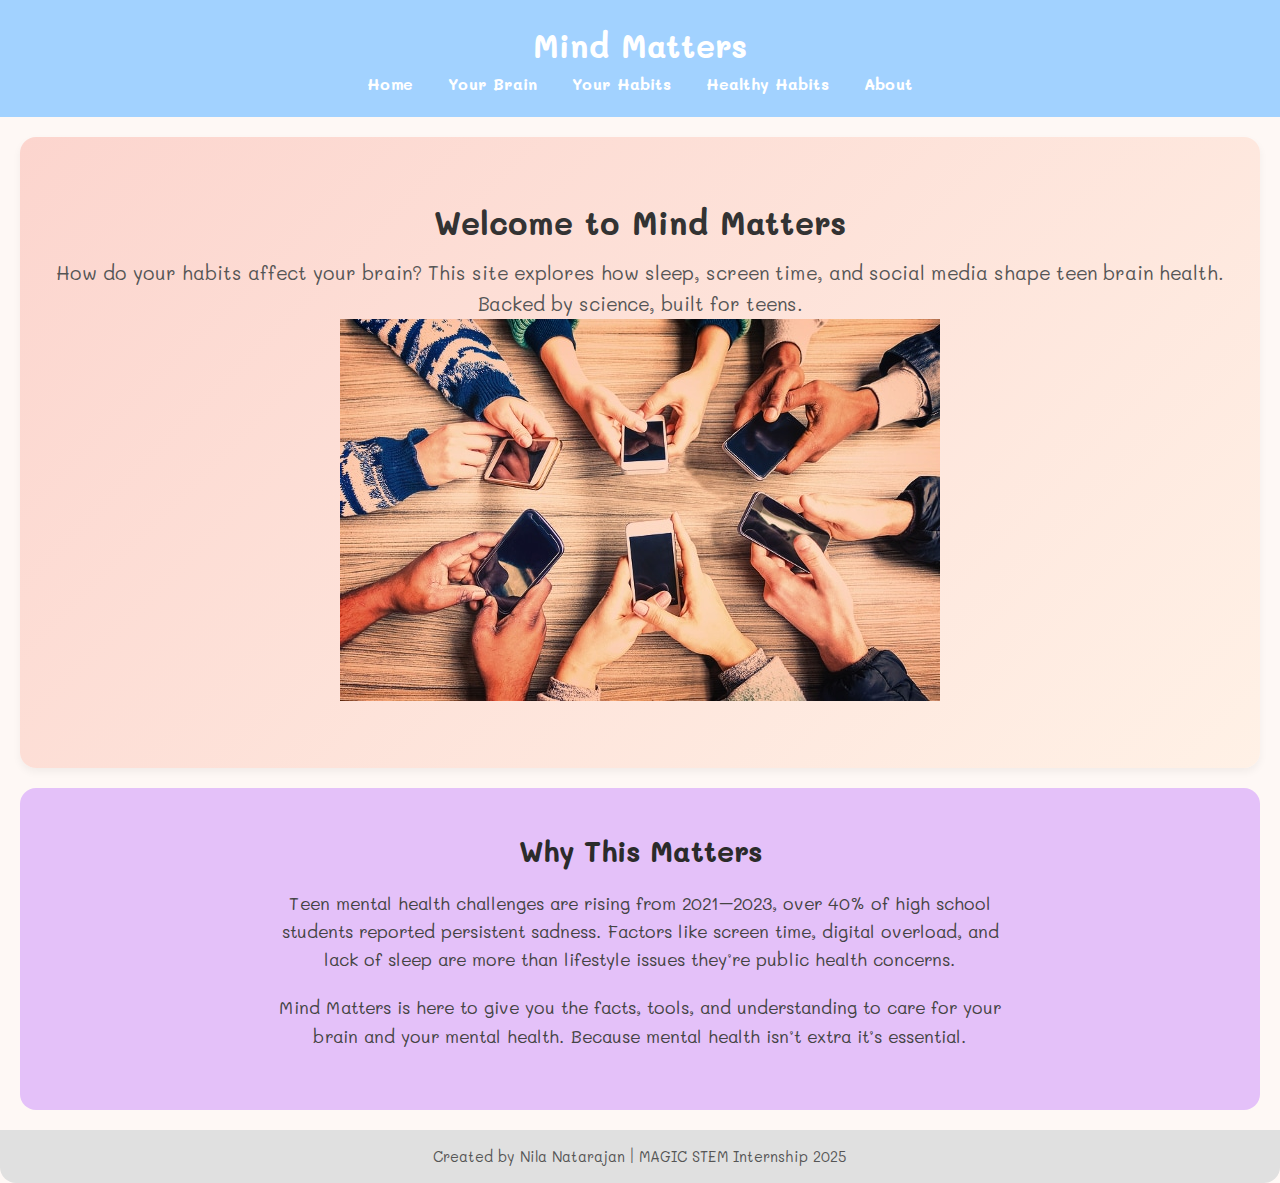
<file: index.html>
<!DOCTYPE html>
<html lang="en">
<head>
  <meta charset="UTF-8" />
  <meta name="viewport" content="width=device-width, initial-scale=1.0" />
  <title>Mind Matters | Home</title>
  <link rel="stylesheet" href="style.css" />
  <link href="https://fonts.googleapis.com/css2?family=Mali:wght@300;400;600&display=swap" rel="stylesheet">
  <style>
    * {
      box-sizing: border-box;
      margin: 0;
      padding: 0;
    }

    body {
      font-family: 'Mali', cursive;
      background-color: #fef8f5;
      color: #333;
      line-height: 1.6;
    }

    header {
      background-color: #a2d2ff;
      color: white;
      padding: 20px;
      text-align: center;
    }

    nav a {
      margin: 0 15px;
      color: white;
      text-decoration: none;
      font-weight: bold;
      transition: color 0.3s ease;
    }

    nav a:hover {
      color: #ffe0f0;
    }

    .hero {
      background: linear-gradient(135deg, #fcd5ce, #fff1e6);
      padding: 60px 20px;
      text-align: center;
      border-radius: 16px;
      margin: 20px;
      box-shadow: 0 4px 8px rgba(0,0,0,0.05);
    }

    .hero h2 {
      color: #333;
      font-size: 2em;
      margin-bottom: 10px;
    }

    .hero p {
      font-size: 1.2em;
      color: #555;
    }

    .section {
      background-color: #ffffff;
      padding: 40px 20px;
      margin: 20px;
      border-radius: 16px;
      box-shadow: 0 4px 12px rgba(0, 0, 0, 0.05);
    }

    .section h2 {
      font-size: 1.8em;
      margin-bottom: 20px;
      color: #2b2b2b;
    }

    .section ul {
      list-style-type: disc;
      padding-left: 40px;
      max-width: 700px;
      margin: 0 auto;
      color: #444;
      font-size: 1.1em;
    }

    .section li {
      margin-bottom: 12px;
    }

    .why-this-matters {
      background-color: #e4c1f9;
      padding: 40px 30px;
      margin: 20px;
      border-radius: 16px;
      text-align: center;
    }

    .why-this-matters h3 {
      font-size: 1.8em;
      margin-bottom: 15px;
      color: #2b2b2b;
    }

    .why-this-matters p {
      max-width: 750px;
      margin: 0 auto 20px;
      font-size: 1.1em;
      color: #444;
      line-height: 1.6;
    }

    footer {
      background-color: #e0e0e0;
      padding: 15px;
      text-align: center;
      font-size: 0.9em;
      color: #555;
      border-radius: 0 0 16px 16px;
    }
  </style>
</head>
<body>
  <header>
    <h1>Mind Matters</h1>
    <nav>
      <a href="index.html">Home</a>
      <a href="your-brain.html">Your Brain</a>
      <a href="habits.html">Your Habits</a>
      <a href="healthyh.html">Healthy Habits</a>
      <a href="about.html">About</a>
    </nav>
  </header>

  <section class="hero">
    <h2>Welcome to Mind Matters</h2>
    <p>How do your habits affect your brain? This site explores how sleep, screen time, and social media shape teen brain health. Backed by science, built for teens.</p>
    <img src="images/teens-on-phones.jpg">
  </section>

  <section class="why-this-matters">
    <h3>Why This Matters</h3>
    <p>Teen mental health challenges are rising from 2021–2023, over 40% of high school students reported persistent sadness. Factors like screen time, digital overload, and lack of sleep are more than lifestyle issues they’re public health concerns.</p>
    <p>Mind Matters is here to give you the facts, tools, and understanding to care for your brain and your mental health. Because mental health isn’t extra it’s essential.</p>
  </section>

  <footer>
    <p>Created by Nila Natarajan | MAGIC STEM Internship 2025</p>
  </footer>
</body>
</html>
</file>
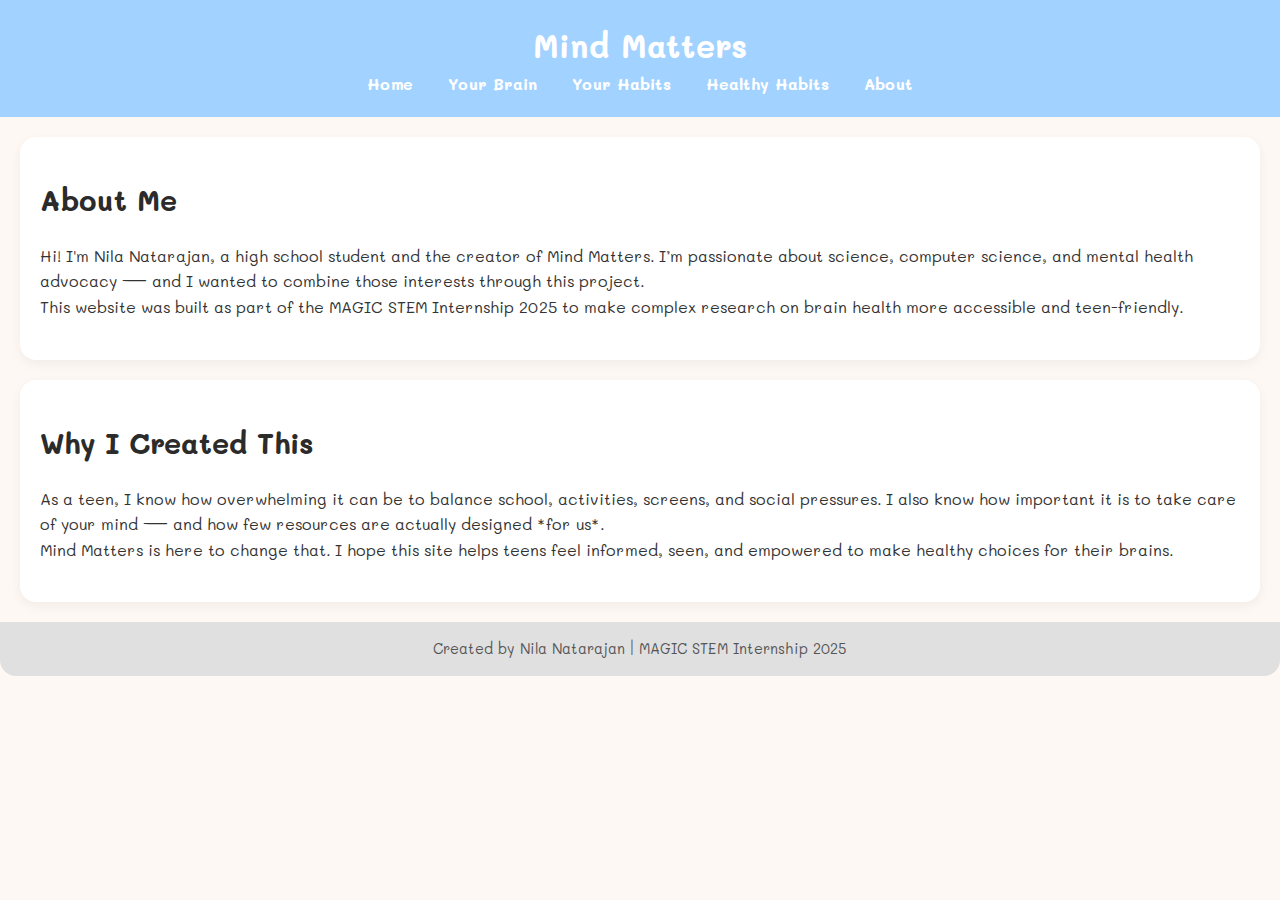
<file: about.html>
<!DOCTYPE html>
<html lang="en">
<head>
  <meta charset="UTF-8">
  <meta name="viewport" content="width=device-width, initial-scale=1.0">
  <title>About | Mind Matters</title>
  <link rel="stylesheet" href="style.css">
  <link href="https://fonts.googleapis.com/css2?family=Mali:wght@300;400;600&display=swap" rel="stylesheet">
</head>
<body>
  <header>
    <h1>Mind Matters</h1>
    <nav>
      <a href="index.html">Home</a>
      <a href="your-brain.html">Your Brain</a>
      <a href="habits.html">Your Habits</a>
      <a href="healthyh.html">Healthy Habits</a>
      <a href="about.html">About</a>
    </nav>
  </header>

  <section class="section">
    <h2>About Me</h2>
    <p>Hi! I'm Nila Natarajan, a high school student and the creator of Mind Matters. I’m passionate about science, computer science, and mental health advocacy — and I wanted to combine those interests through this project.</p>
    <p>This website was built as part of the MAGIC STEM Internship 2025 to make complex research on brain health more accessible and teen-friendly.</p>
  </section>

  <section class="section">
    <h2>Why I Created This</h2>
    <p>As a teen, I know how overwhelming it can be to balance school, activities, screens, and social pressures. I also know how important it is to take care of your mind — and how few resources are actually designed *for us*.</p>
    <p>Mind Matters is here to change that. I hope this site helps teens feel informed, seen, and empowered to make healthy choices for their brains.</p>
  </section>

  <footer>
    <p>Created by Nila Natarajan | MAGIC STEM Internship 2025</p>
  </footer>
</body>
</html>
</file>
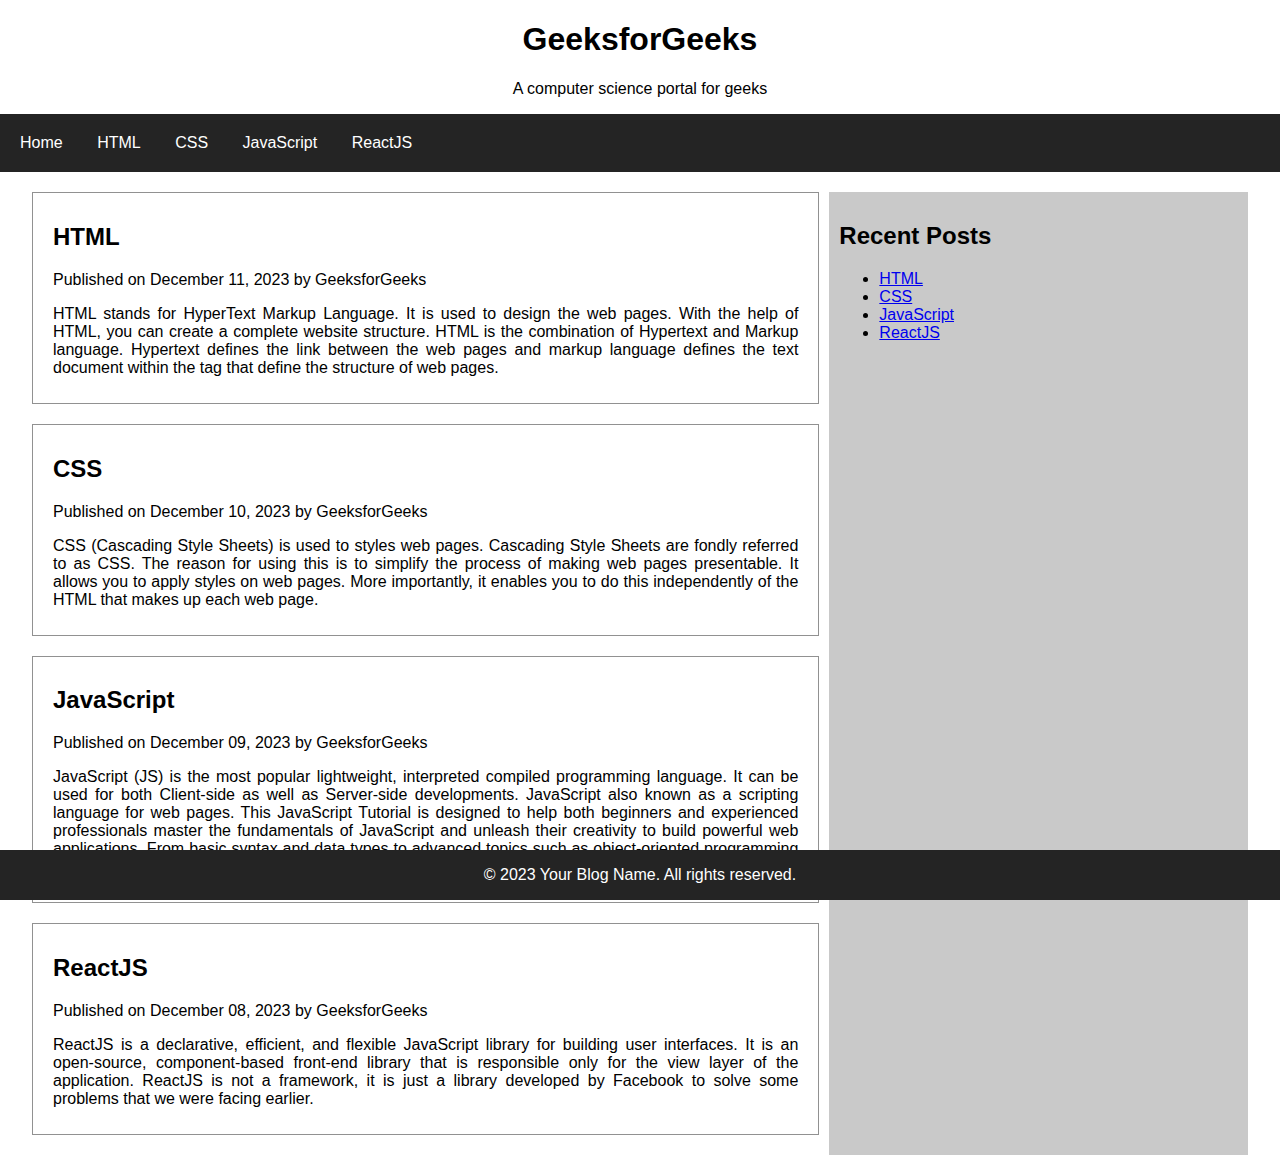
<file: blog.html>
<!DOCTYPE html> 
<html lang="en"> 

<head> 
	<meta charset="UTF-8"> 
	<meta name="viewport" content= 
		"width=device-width, initial-scale=1.0"> 
	<style> 
		body { 
			font-family: Arial, sans-serif; 
			margin: 0; 
			padding: 0; 
		} 

		header { 
			background-color: #ffffff; 
			color: #000000; 
			text-align: center; 
		} 

		nav { 
			background-color: #242424; 
			padding: 10px; 
		} 

		nav a { 
			color: #fff; 
			text-decoration: none; 
			padding: 10px; 
			margin-right: 10px; 
			display: inline-block; 
		} 

		.container { 
			display: flex; 
			justify-content: space-between; 
			max-width: 95%; 
			margin: 0 auto; 
			padding: 20px; 
		} 

		article p { 
			text-align: justify; 
		} 

		main { 
			flex: 2; 
		} 

		article { 
			margin-bottom: 20px; 
			padding: 10px 20px; 
			border: 1px solid rgb(145, 145, 145); 
			margin-right: 10px; 
		} 

		aside { 
			flex: 1; 
			background-color: #c9c9c9; 
			padding: 10px; 
		} 

		footer { 
			background-color: #242424; 
			color: #fff; 
			text-align: center; 
			position: fixed; 
			bottom: 0; 
			width: 100%; 
		} 
	</style> 
	<title>Blogging Website Layout</title> 
</head> 

<body> 
	<header> 
		<h1>GeeksforGeeks</h1> 
		<p>A computer science portal for geeks</p> 
	</header> 

	<nav> 
		<a href="#">Home</a> 
		<a href="#">HTML</a> 
		<a href="#">CSS</a> 
		<a href="#">JavaScript</a> 
		<a href="#">ReactJS</a> 
	</nav> 

	<div class="container"> 
		<main> 
			<article> 
				<h2>HTML</h2> 
				<p class="post-meta"> 
					Published on December 11, 2023 by GeeksforGeeks 
				</p> 
				<p> 
					HTML stands for HyperText Markup Language. It is 
					used to design the web pages. With the help of HTML, 
					you can create a complete website structure. HTML 
					is the combination of Hypertext and Markup language. 
					Hypertext defines the link between the web pages 
					and markup language defines the text document within 
					the tag that define the structure of web pages. 
				</p> 
			</article> 

			<article> 
				<h2>CSS</h2> 
				<p class="post-meta"> 
					Published on December 10, 2023 by GeeksforGeeks 
				</p> 
				<p> 
					CSS (Cascading Style Sheets) is used to styles web 
					pages. Cascading Style Sheets are fondly referred 
					to as CSS. The reason for using this is to simplify 
					the process of making web pages presentable. It allows 
					you to apply styles on web pages. More importantly, 
					it enables you to do this independently of the HTML 
					that makes up each web page. 
				</p> 
			</article> 

			<article> 
				<h2>JavaScript</h2> 
				<p class="post-meta"> 
					Published on December 09, 2023 by GeeksforGeeks 
				</p> 
				<p> 
					JavaScript (JS) is the most popular lightweight, 
					interpreted compiled programming language. It can 
					be used for both Client-side as well as Server-side 
					developments. JavaScript also known as a scripting 
					language for web pages. This JavaScript Tutorial is 
					designed to help both beginners and experienced 
					professionals master the fundamentals of JavaScript 
					and unleash their creativity to build powerful web 
					applications. From basic syntax and data types to 
					advanced topics such as object-oriented programming 
					and DOM manipulation. 
				</p> 
			</article> 

			<article> 
				<h2>ReactJS</h2> 
				<p class="post-meta"> 
					Published on December 08, 2023 by GeeksforGeeks 
				</p> 
				<p> 
					ReactJS is a declarative, efficient, and flexible 
					JavaScript library for building user interfaces. 
					It is an open-source, component-based front-end 
					library that is responsible only for the view layer 
					of the application. ReactJS is not a framework, it 
					is just a library developed by Facebook to solve 
					some problems that we were facing earlier. 
				</p> 
			</article> 
		</main> 

		<aside> 
			<h2>Recent Posts</h2> 
			<ul> 
				<li><a href="#">HTML</a></li> 
				<li><a href="#">CSS</a></li> 
				<li><a href="#">JavaScript</a></li> 
				<li><a href="#">ReactJS</a></li> 
			</ul> 
		</aside> 
	</div> 

	<footer> 
		<p>© 2023 Your Blog Name. All rights reserved.</p> 
	</footer> 
</body> 

</html>
</file>
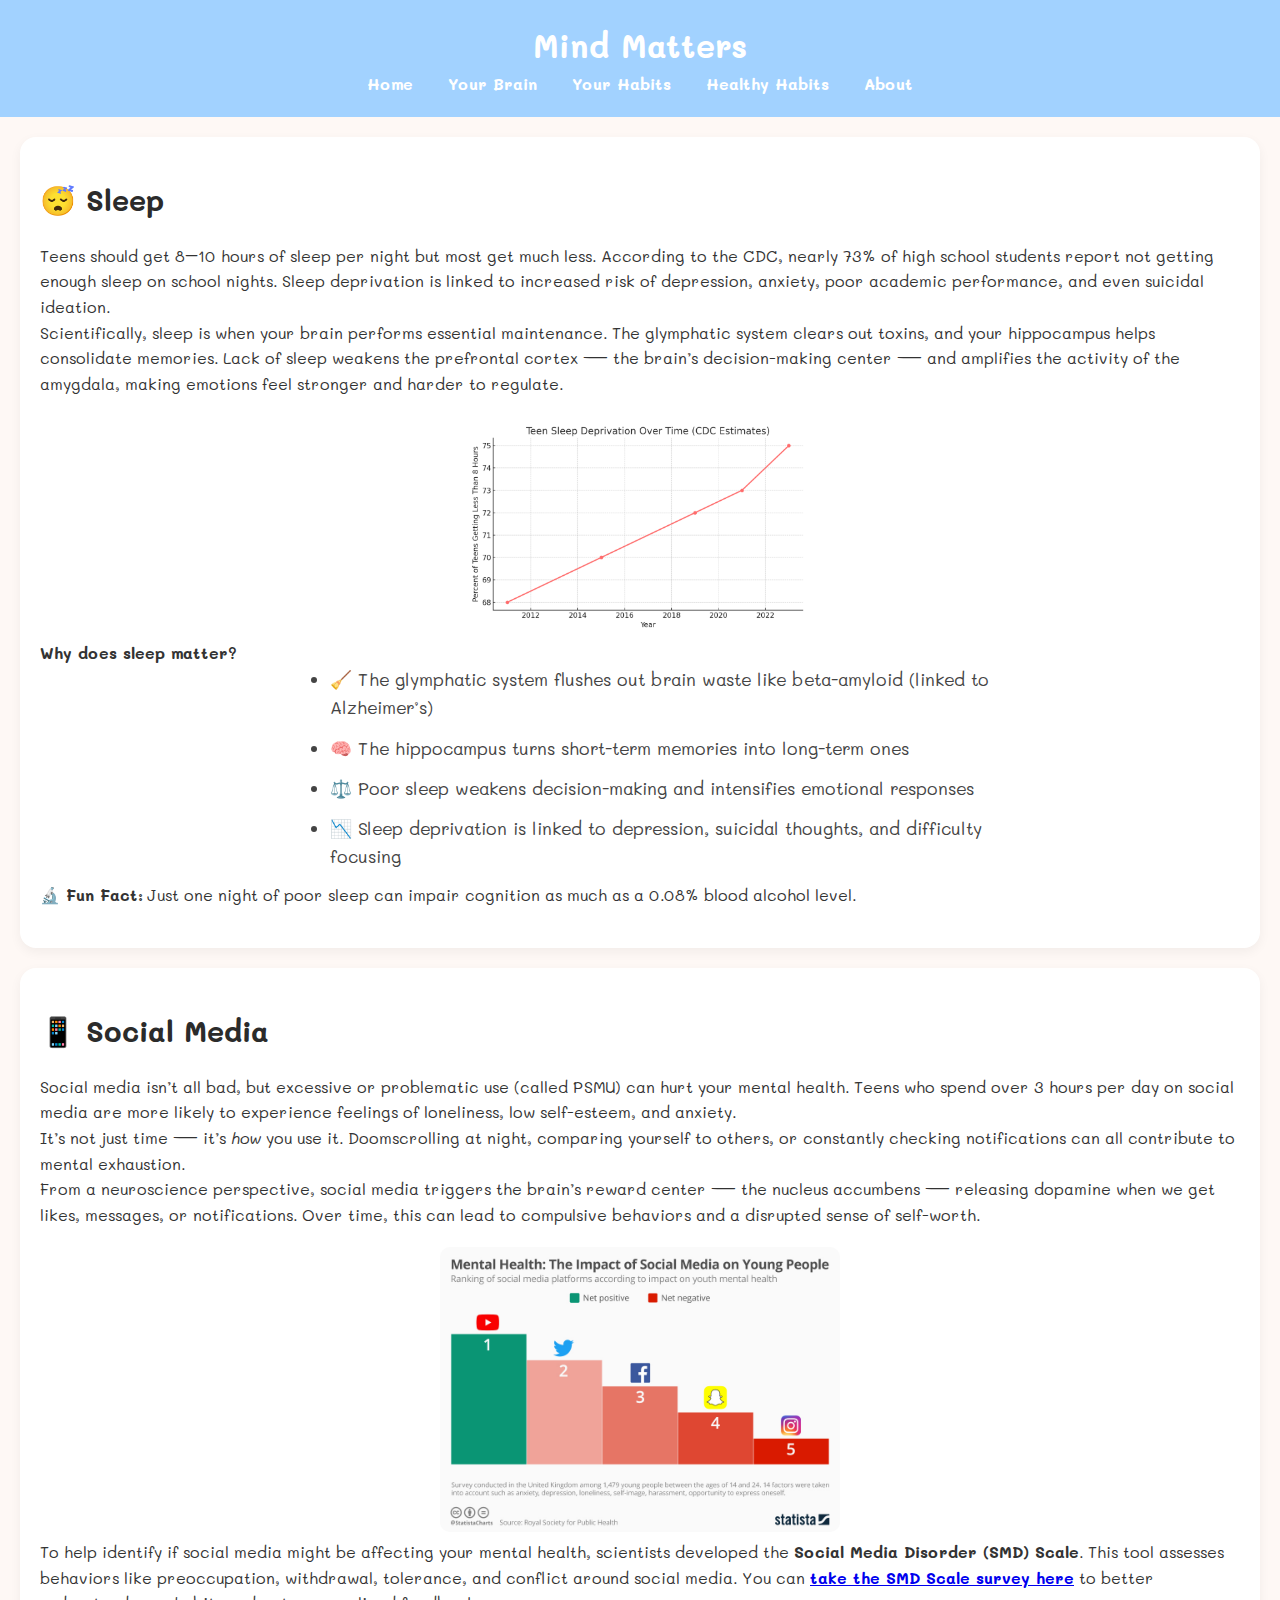
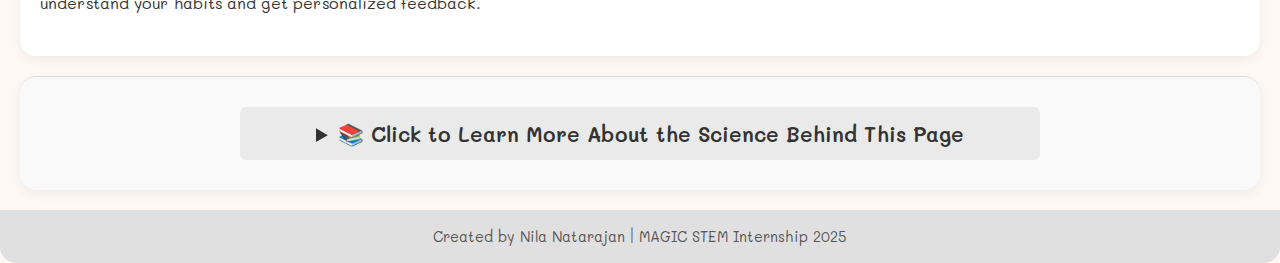
<file: habits.html>
<!DOCTYPE html>
<html lang="en">
<head>
  <meta charset="UTF-8" />
  <meta name="viewport" content="width=device-width, initial-scale=1.0"/>
  <title>Your Habits | Mind Matters</title>
  <link rel="stylesheet" href="style.css" />
  <link href="https://fonts.googleapis.com/css2?family=Mali:wght@300;400;600&display=swap" rel="stylesheet" />
  <style>
    body {
      font-family: 'Mali', sans-serif;
    }

    .modal {
      display: none;
      position: fixed;
      z-index: 100;
      left: 0;
      top: 0;
      width: 100vw;
      height: 100vh;
      overflow: auto;
      background-color: rgba(0, 0, 0, 0.8);
    }

    .modal-content {
      margin: 5% auto;
      background: #fff;
      border-radius: 10px;
      width: 80%;
      max-width: 700px;
      padding: 20px;
      position: relative;
      text-align: center;
    }

    .modal-content img {
      width: 100%;
      height: auto;
      border-radius: 10px;
    }

    .modal-close {
      position: absolute;
      top: 10px;
      right: 15px;
      font-size: 28px;
      font-weight: bold;
      color: #555;
      cursor: pointer;
    }

    .section img {
      cursor: pointer;
      transition: transform 0.3s;
    }

    .section img:hover {
      transform: scale(1.02);
    }
  </style>
</head>
<body>
  <header>
    <h1>Mind Matters</h1>
    <nav>
      <a href="index.html">Home</a>
      <a href="your-brain.html">Your Brain</a>
      <a href="habits.html">Your Habits</a>
      <a href="healthyh.html">Healthy Habits</a>
      <a href="about.html">About</a>
    </nav>
  </header>

  <section class="section">
    <h2>😴 Sleep</h2>
    <p>Teens should get 8–10 hours of sleep per night but most get much less. According to the CDC, nearly 73% of high school students report not getting enough sleep on school nights. Sleep deprivation is linked to increased risk of depression, anxiety, poor academic performance, and even suicidal ideation.</p>
    <p>Scientifically, sleep is when your brain performs essential maintenance. The glymphatic system clears out toxins, and your hippocampus helps consolidate memories. Lack of sleep weakens the prefrontal cortex — the brain’s decision-making center — and amplifies the activity of the amygdala, making emotions feel stronger and harder to regulate.</p>

    <div style="text-align: center;">
      <img src="images/sleep-dep.png" alt="Infographic on sleep deprivation and teen mental health"
        style="width: 60%; max-width: 400px; height: auto; border-radius: 10px; margin-top: 20px;"
        onclick="openModal('sleepModal')" />
    </div>

    <p><strong>Why does sleep matter?</strong></p>
    <ul>
      <li>🧹 The glymphatic system flushes out brain waste like beta-amyloid (linked to Alzheimer’s)</li>
      <li>🧠 The hippocampus turns short-term memories into long-term ones</li>
      <li>⚖️ Poor sleep weakens decision-making and intensifies emotional responses</li>
      <li>📉 Sleep deprivation is linked to depression, suicidal thoughts, and difficulty focusing</li>
    </ul>
    <p><strong>🔬 Fun Fact:</strong> Just one night of poor sleep can impair cognition as much as a 0.08% blood alcohol level.</p>
  </section>

  <section class="section">
    <h2>📱 Social Media</h2>
    <p>Social media isn’t all bad, but excessive or problematic use (called PSMU) can hurt your mental health. Teens who spend over 3 hours per day on social media are more likely to experience feelings of loneliness, low self-esteem, and anxiety.</p>
    <p>It’s not just time — it’s <em>how</em> you use it. Doomscrolling at night, comparing yourself to others, or constantly checking notifications can all contribute to mental exhaustion.</p>
    <p>From a neuroscience perspective, social media triggers the brain’s reward center — the nucleus accumbens — releasing dopamine when we get likes, messages, or notifications. Over time, this can lead to compulsive behaviors and a disrupted sense of self-worth.</p>

    <div style="text-align: center;">
      <img src="images/social-media-brain.jpeg" alt="Illustration of brain activity and social media icons"
        style="width: 60%; max-width: 400px; height: auto; border-radius: 10px; margin-top: 20px;"
        onclick="openModal('socialModal')" />
    </div>

    <p>To help identify if social media might be affecting your mental health, scientists developed the <strong>Social Media Disorder (SMD) Scale</strong>. This tool assesses behaviors like preoccupation, withdrawal, tolerance, and conflict around social media. You can <a href="smd-survey.html"><strong>take the SMD Scale survey here</strong></a> to better understand your habits and get personalized feedback.</p>
  </section>
  <section class="section" style="background: #f9f9f9; padding: 30px 20px; border-top: 1px solid #ddd;">
  <details style="max-width: 800px; margin: 0 auto; font-size: 1em;">
    <summary style="font-size: 1.3em; font-weight: 600; cursor: pointer; padding: 10px; background: #eaeaea; border-radius: 6px; text-align: center;">
      📚 Click to Learn More About the Science Behind This Page
    </summary>
    <div style="padding: 15px; background-color: #fff; border: 1px solid #ddd; border-radius: 0 0 6px 6px; margin-top: -1px;">
      <p style="margin-bottom: 10px;">
        Curious about the science behind sleep, social media, and teen mental health? Here are credible studies and reviews that informed the facts on this page:
      </p>
      <ul style="padding-left: 20px; list-style: square; font-size: 0.95em; line-height: 1.6;">
        <!-- Sleep Studies -->
        <li><a href="https://www.cdc.gov/pcd/issues/2023/22_0403.htm" target="_blank">CDC Study: Sleep Duration and Suicide Risk in Adolescents</a></li>
        <li><a href="https://ijbnpa.biomedcentral.com/articles/10.1186/s12966-020-00976-x" target="_blank">Impact of Sleep on Academic and Mental Health in Teens</a></li>

        <!-- Social Media & Mental Health -->
        <li><a href="https://pubmed.ncbi.nlm.nih.gov/35973307/" target="_blank">Social Media Use and Sleep Disturbance Among Adolescents – PubMed</a></li>
        <li><a href="https://pubmed.ncbi.nlm.nih.gov/33385767/" target="_blank">Systematic Review: Social Media, Sleep, and Mental Health</a></li>
        <li><a href="https://pmc.ncbi.nlm.nih.gov/articles/PMC10294999/" target="_blank">Scoping Review (2012–2022): Social Media and Depression</a></li>
        <li><a href="https://www.cdc.gov/nchs/products/databriefs/db513.htm" target="_blank">CDC Data Brief: Screen Time and Adolescent Anxiety/Depression (2023)</a></li>
        <li><a href="https://www.who.int/europe/news/item/25-09-2024-teens--screens-and-mental-health" target="_blank">WHO Report: Teens, Screens & Mental Health (2024)</a></li>
      </ul>
    </div>
  </details>
  </section>

  <footer>
    <p>Created by Nila Natarajan | MAGIC STEM Internship 2025</p>
  </footer>

  <!-- Sleep Modal -->
  <div id="sleepModal" class="modal">
    <div class="modal-content">
      <span class="modal-close" onclick="closeModal('sleepModal')">&times;</span>
      <img src="images/sleep-dep.png" alt="Sleep infographic full screen" />
      <p><strong>More Info:</strong> Sleep deprivation can weaken brain connectivity, cause increased emotional volatility, and even shrink brain volume over time. In teens, chronic lack of sleep can mimic symptoms of ADHD and impair judgment.</p>
    </div>
  </div>

  <!-- Social Media Modal -->
  <div id="socialModal" class="modal">
    <div class="modal-content">
      <span class="modal-close" onclick="closeModal('socialModal')">&times;</span>
      <img src="images/social-media-brain.jpeg" alt="Social media brain image full screen" />
      <p><strong>More Info:</strong> High screen time is associated with higher activity in brain regions linked to reward and addiction, while reducing gray matter in areas tied to impulse control and empathy. Tech companies design platforms to keep your brain hooked.</p>
    </div>
  </div>

  <script>
    function openModal(id) {
      document.getElementById(id).style.display = "block";
    }

    function closeModal(id) {
      document.getElementById(id).style.display = "none";
    }

    window.onclick = function(event) {
      const modals = document.querySelectorAll(".modal");
      modals.forEach(modal => {
        if (event.target === modal) modal.style.display = "none";
      });
    };
  </script>
</body>
</html>
</file>
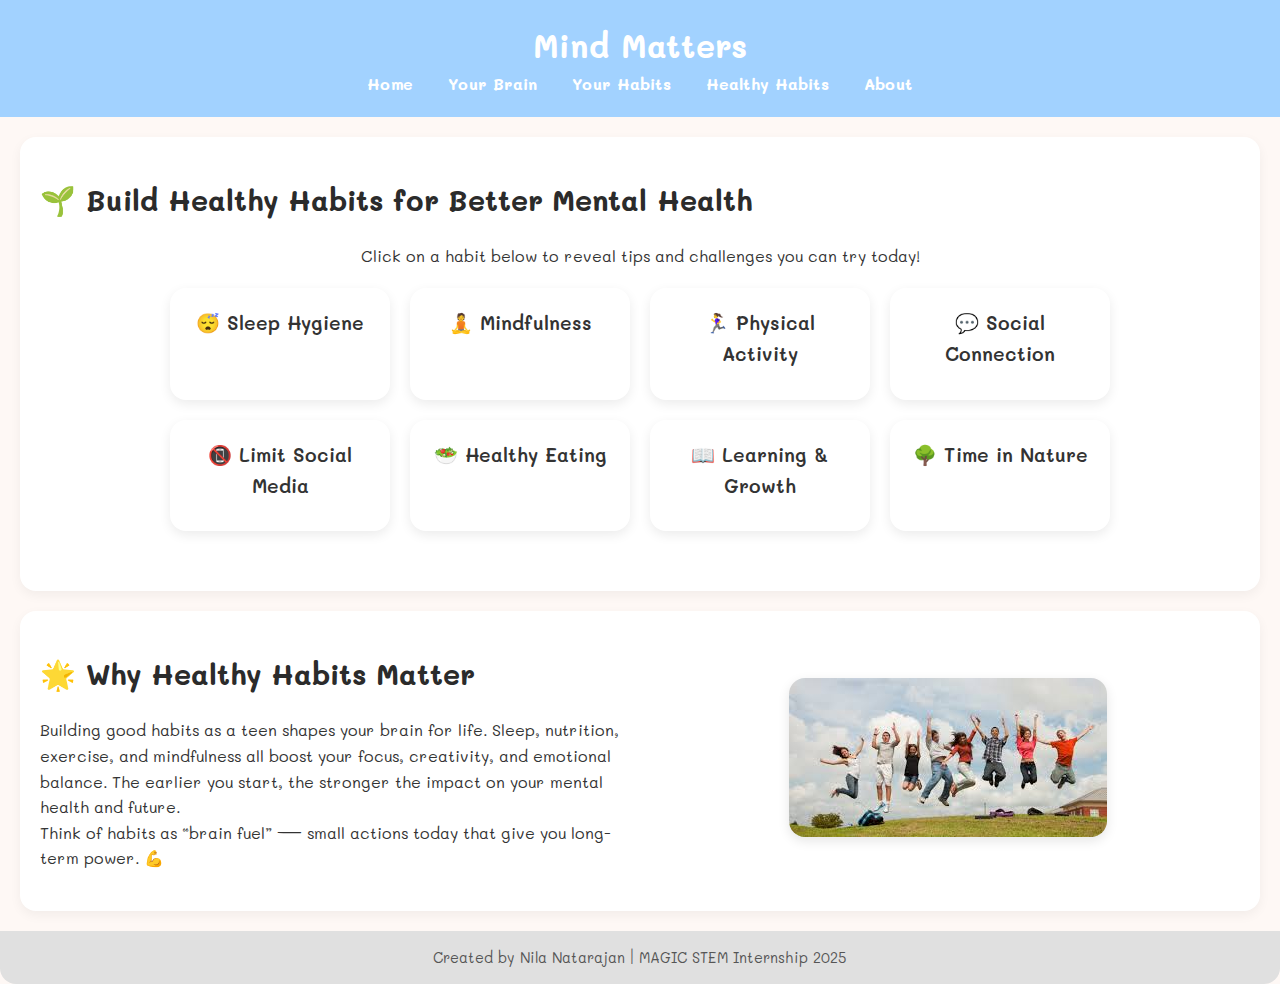
<file: healthyh.html>
<!DOCTYPE html>
<html lang="en">
<head>
  <meta charset="UTF-8" />
  <meta name="viewport" content="width=device-width, initial-scale=1" />
  <title>Healthy Habits | Mind Matters</title>
  <link rel="stylesheet" href="style.css" />
  <link href="https://fonts.googleapis.com/css2?family=Mali:wght@300;400;600&display=swap" rel="stylesheet">
</head>
<body>
  <header>
    <h1>Mind Matters</h1>
    <nav>
      <a href="index.html">Home</a>
      <a href="your-brain.html">Your Brain</a>
      <a href="habits.html">Your Habits</a>
      <a href="healthyh.html">Healthy Habits</a>
      <a href="about.html">About</a>
    </nav>
  </header>

  <section class="section">
    <h2>🌱 Build Healthy Habits for Better Mental Health</h2>
    <p style="text-align:center;">Click on a habit below to reveal tips and challenges you can try today!</p>

    <div class="habit-container">
      <div class="habit-card" onclick="toggleDetails(this)">
        <div class="habit-title">😴 Sleep Hygiene</div>
        <div class="habit-details">
          <p>Keep a consistent sleep schedule and avoid screens 1 hour before bed.</p>
          <span class="challenge">Try This!</span>
          <p>Start a 30-minute wind-down routine tonight.</p>
        </div>
      </div>

      <div class="habit-card" onclick="toggleDetails(this)">
        <div class="habit-title">🧘 Mindfulness</div>
        <div class="habit-details">
          <p>Practice being present with your breath or surroundings for a few minutes daily.</p>
          <span class="challenge">Try This!</span>
          <p>Use a guided meditation app for 5 minutes today.</p>
        </div>
      </div>

      <div class="habit-card" onclick="toggleDetails(this)">
        <div class="habit-title">🏃‍♀️ Physical Activity</div>
        <div class="habit-details">
          <p>Exercise releases feel-good chemicals and reduces stress.</p>
          <span class="challenge">Try This!</span>
          <p>Take a 15-minute walk or stretch break this afternoon.</p>
        </div>
      </div>

      <div class="habit-card" onclick="toggleDetails(this)">
        <div class="habit-title">💬 Social Connection</div>
        <div class="habit-details">
          <p>Connecting with friends or family helps boost mood and reduces loneliness.</p>
          <span class="challenge">Try This!</span>
          <p>Reach out to someone you haven’t talked to in a while.</p>
        </div>
      </div>

      <div class="habit-card" onclick="toggleDetails(this)">
        <div class="habit-title">📵 Limit Social Media</div>
        <div class="habit-details">
          <p>Reducing social media time can improve focus and decrease anxiety.</p>
          <span class="challenge">Try This!</span>
          <p>Set a 1-hour social media limit today.</p>
        </div>
      </div>

      <div class="habit-card" onclick="toggleDetails(this)">
        <div class="habit-title">🥗 Healthy Eating</div>
        <div class="habit-details">
          <p>Food fuels your brain and body. Eating balanced meals helps focus and mood.</p>
          <span class="challenge">Try This!</span>
          <p>Swap one junk snack for fruit or nuts today.</p>
        </div>
      </div>

      <div class="habit-card" onclick="toggleDetails(this)">
        <div class="habit-title">📖 Learning & Growth</div>
        <div class="habit-details">
          <p>Challenging your brain with new skills builds resilience and confidence.</p>
          <span class="challenge">Try This!</span>
          <p>Spend 15 minutes learning something new (language, coding, music).</p>
        </div>
      </div>

      <div class="habit-card" onclick="toggleDetails(this)">
        <div class="habit-title">🌳 Time in Nature</div>
        <div class="habit-details">
          <p>Being outdoors lowers stress and improves mental clarity.</p>
          <span class="challenge">Try This!</span>
          <p>Take a walk outside and notice 3 things you see, hear, and smell.</p>
        </div>
      </div>
    </div>
  </section>

  <section class="section" style="display:flex; align-items:center; gap:30px; flex-wrap:wrap;">
    <div style="flex:1; min-width:280px;">
      <h2>🌟 Why Healthy Habits Matter</h2>
      <p>
        Building good habits as a teen shapes your brain for life. Sleep, nutrition, exercise, and 
        mindfulness all boost your focus, creativity, and emotional balance. The earlier you start, 
        the stronger the impact on your mental health and future.
      </p>
      <p>
        Think of habits as “brain fuel” — small actions today that give you long-term power. 💪
      </p>
    </div>
    <div style="flex:1; min-width:280px; text-align:center;">
      <img src="images/healthy-lifestyle.jpeg" alt="Teens practicing healthy lifestyle" style="max-width:100%; border-radius:16px; box-shadow:0 4px 12px rgba(0,0,0,0.1);">
    </div>
  </section>

  <footer>
    <p>Created by Nila Natarajan | MAGIC STEM Internship 2025</p>
  </footer>

  <script>
    function toggleDetails(card) {
      card.classList.toggle('active');
    }
  </script>
</body>
</html>
</file>
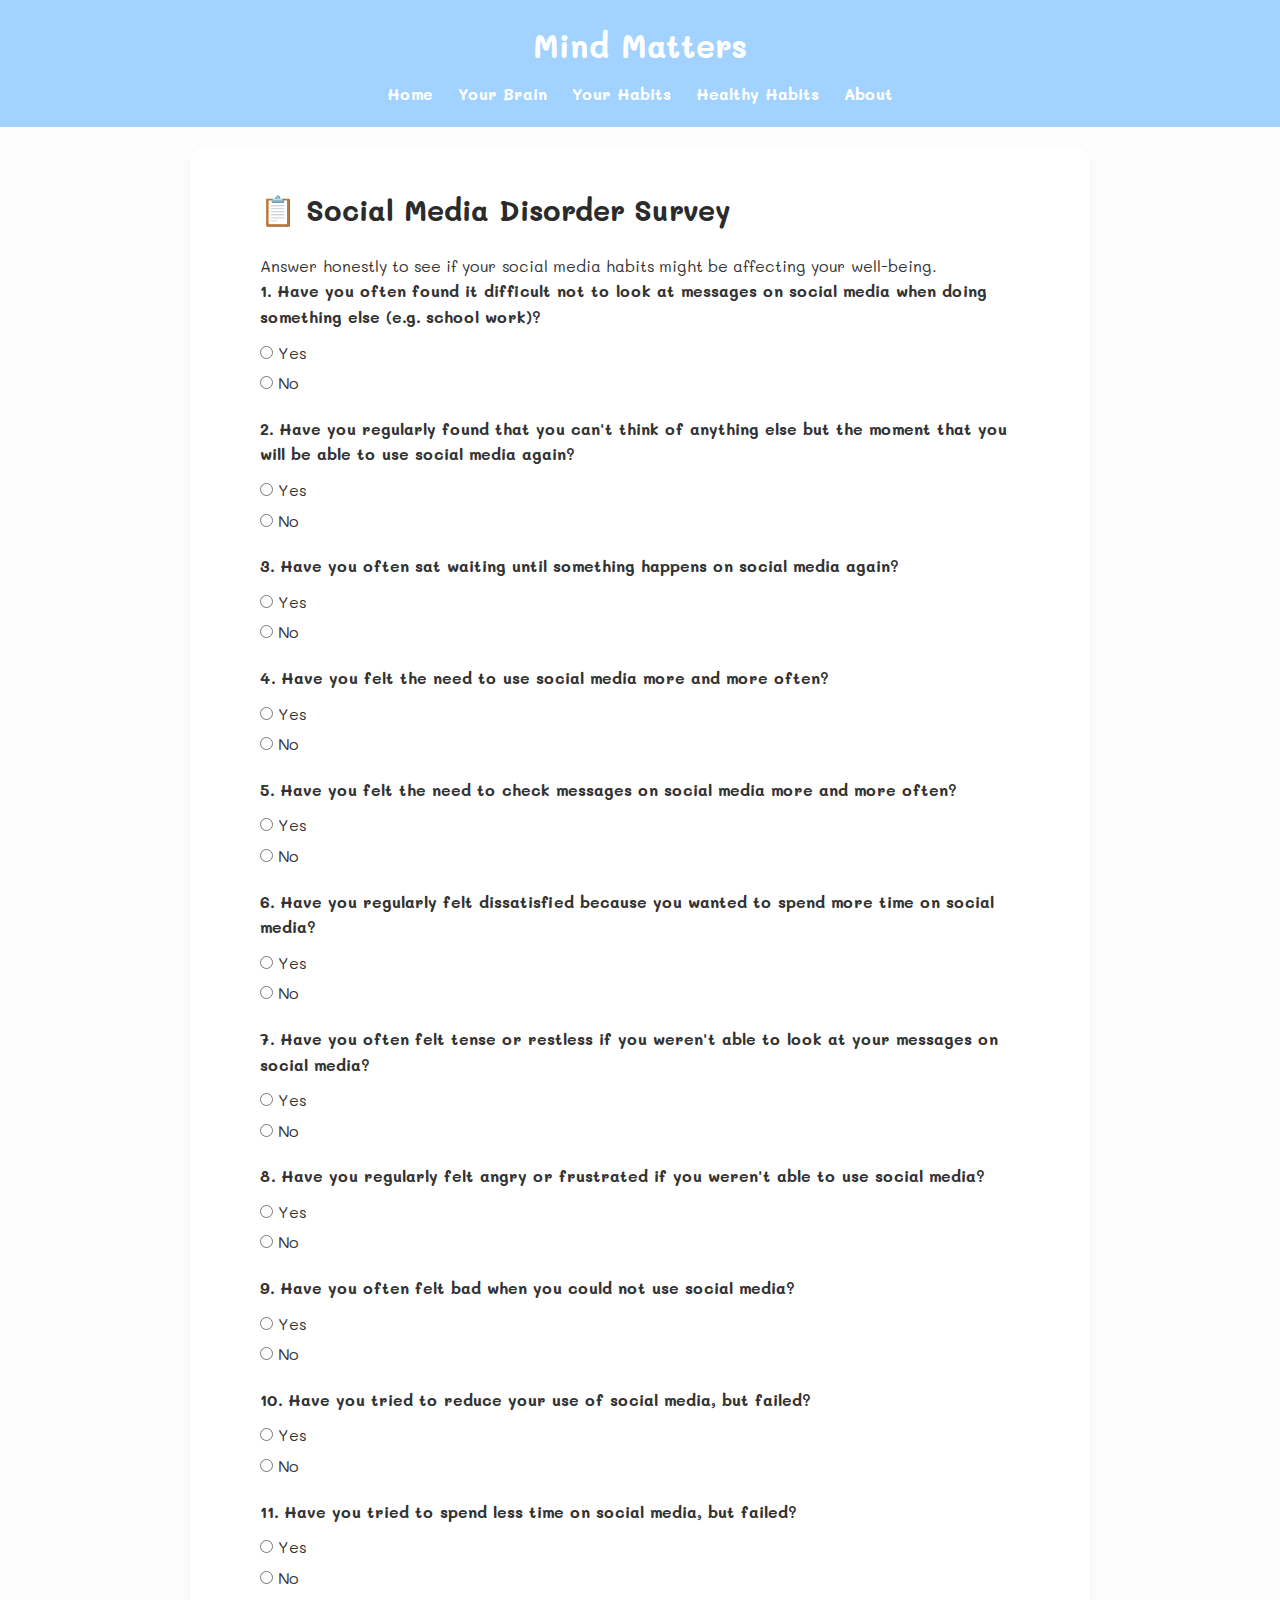
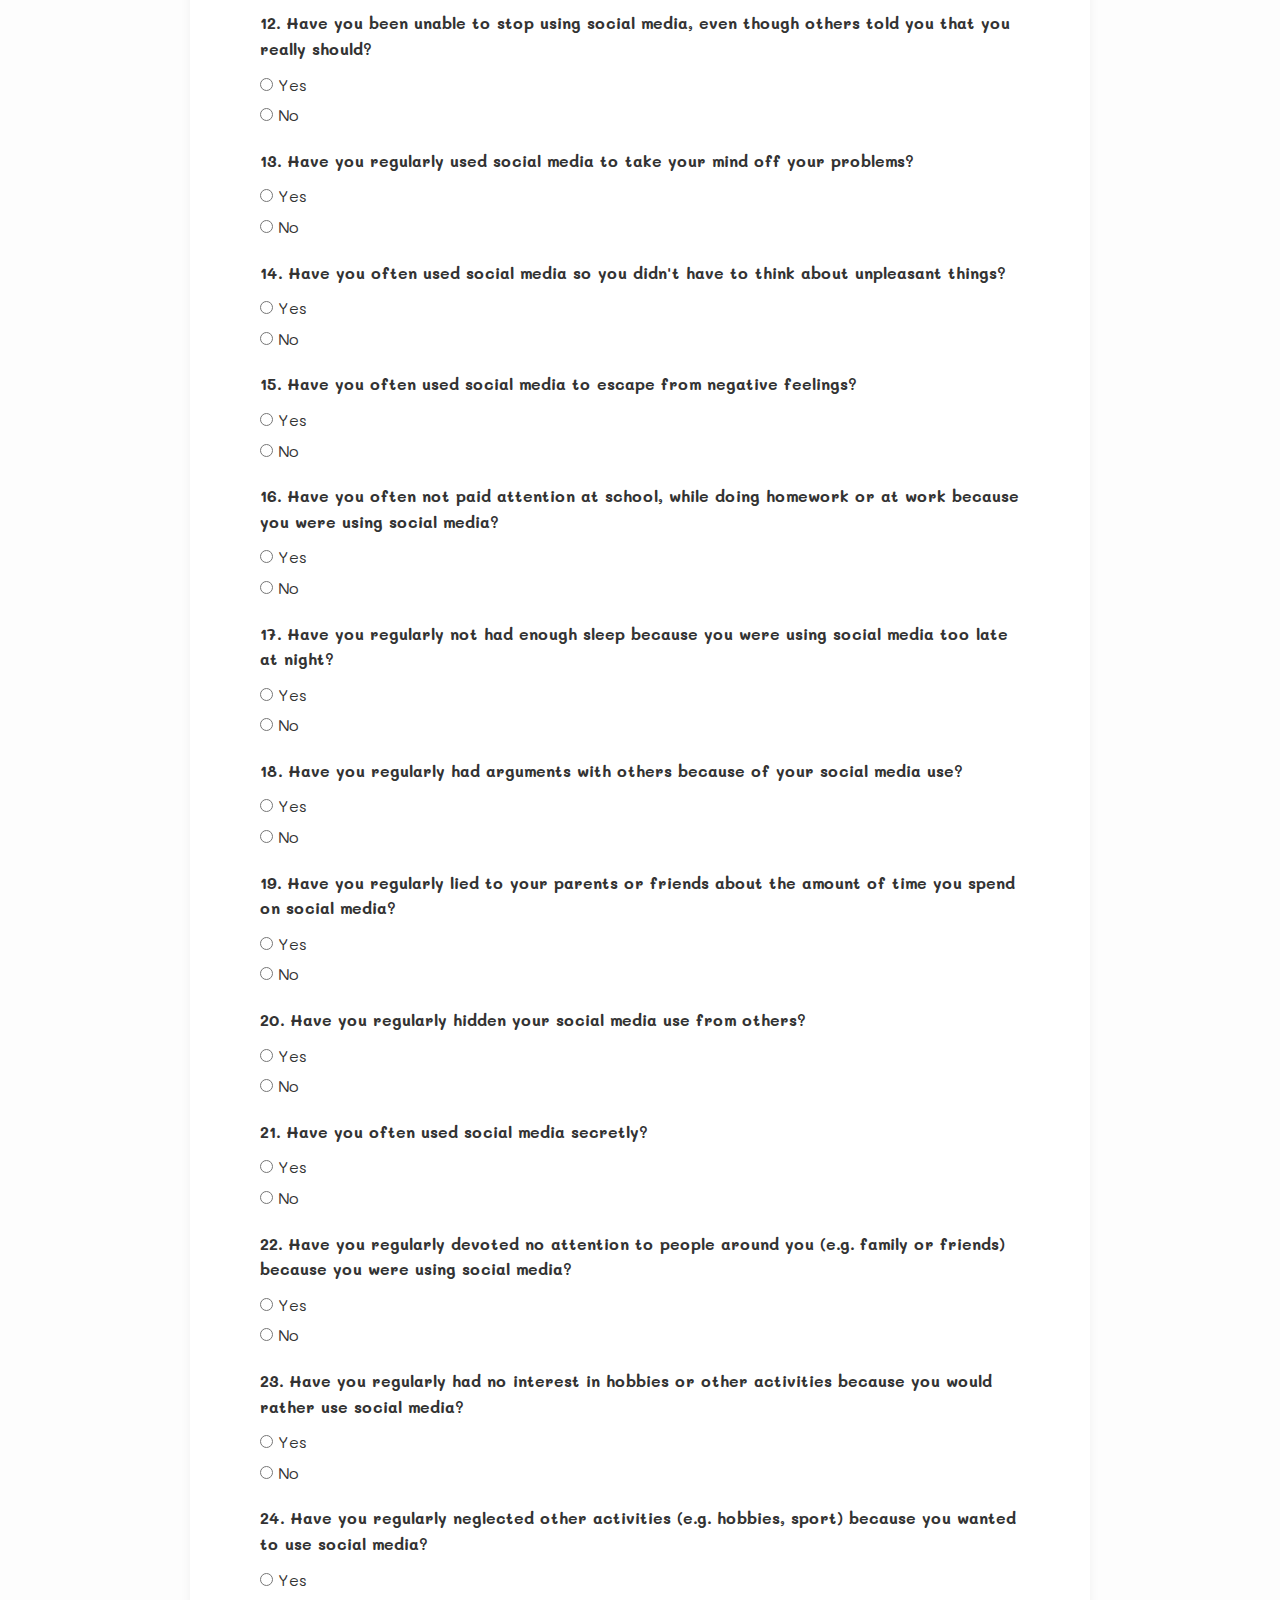
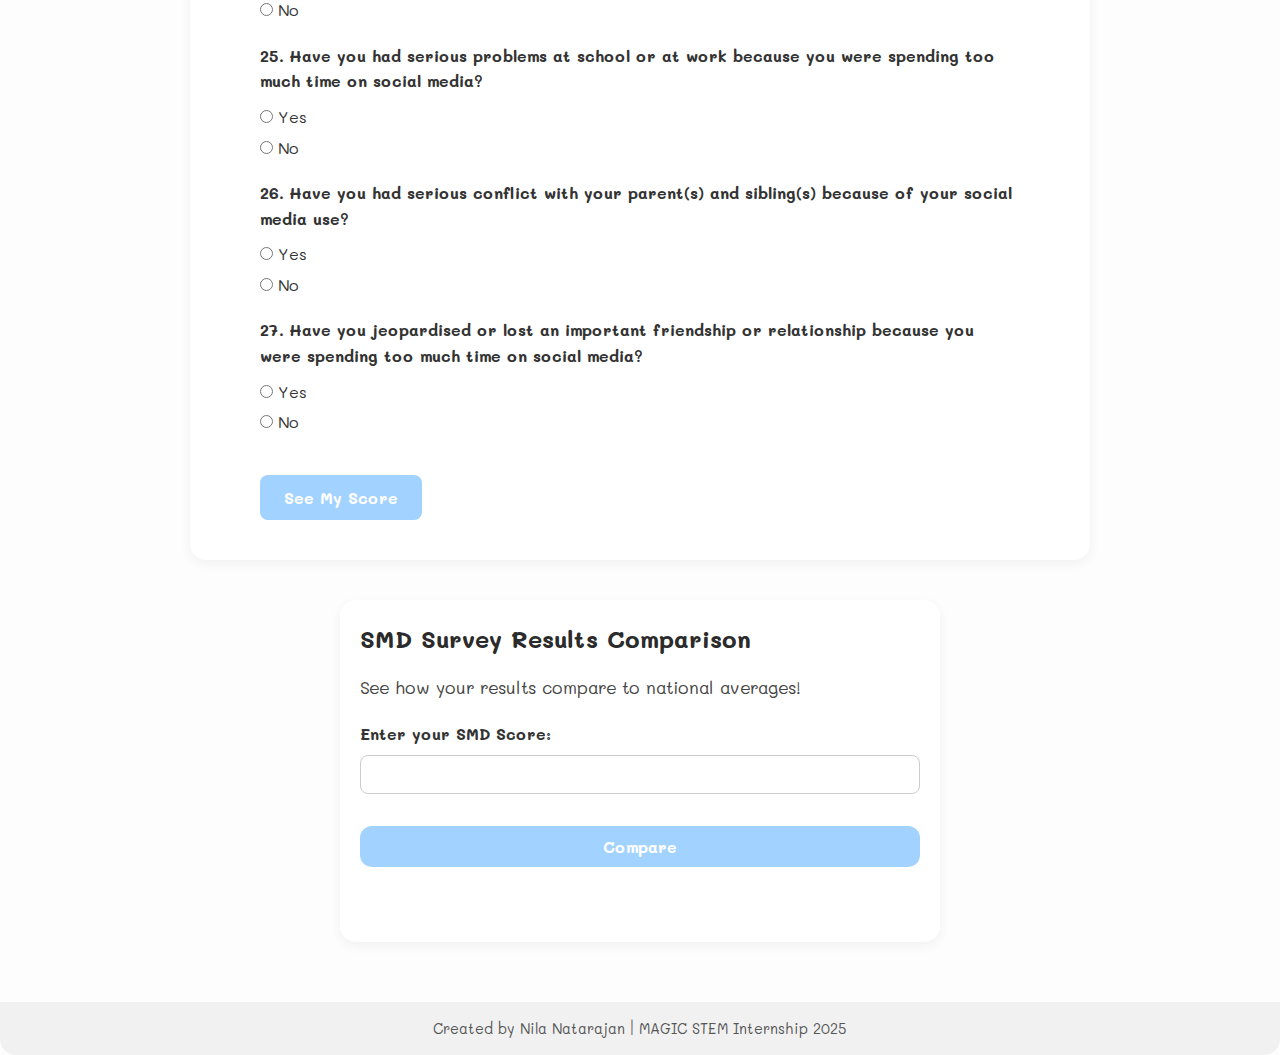
<file: smd-survey.html>
<!DOCTYPE html>
<html lang="en">
<head>
  <meta charset="UTF-8" />
  <meta name="viewport" content="width=device-width, initial-scale=1.0"/>
  <title>SMD Survey | Mind Matters</title>
  <link rel="stylesheet" href="style.css" />
  <link href="https://fonts.googleapis.com/css2?family=Mali&display=swap" rel="stylesheet">
  <style>
    /* Your existing styles */
    body {
      font-family: 'Mali', cursive;
      margin: 0;
      padding: 0;
      background-color: #fdfdfd;
      color: #333;
    }
    header {
      background-color: #a2d2ff;
      padding: 20px;
      text-align: center;
    }
    header h1 {
      margin: 0;
      font-size: 2em;
      color: white;
    }
    nav {
      margin-top: 10px;
    }
    nav a {
      margin: 0 10px;
      color: white;
      text-decoration: none;
      font-weight: bold;
    }
    .section {
      padding: 20px;
      background-color: #fff;
      margin: 20px auto;
      max-width: 900px;
      border-radius: 16px;
      box-shadow: 0 4px 12px rgba(0,0,0,0.05);
    }
    .survey-container {
      max-width: 800px;
      margin: 0 auto;
      padding: 20px;
    }
    .question {
      margin-bottom: 20px;
    }
    .question p {
      font-weight: bold;
      margin-bottom: 10px;
    }
    .question label {
      display: block;
      margin-bottom: 5px;
    }
    .result {
      background-color: #d0f0c0;
      padding: 20px;
      border-radius: 10px;
      margin-top: 20px;
      display: none;
    }
    button {
      background-color: #a2d2ff;
      border: none;
      color: white;
      padding: 12px 24px;
      border-radius: 8px;
      cursor: pointer;
      font-weight: bold;
      margin-top: 20px;
      font-family: 'Mali', cursive;
      font-size: 1em;
      transition: background-color 0.3s ease;
    }
    button:hover {
      background-color: #85caff;
    }
    footer {
      background-color: #f1f1f1;
      text-align: center;
      padding: 15px;
      margin-top: 40px;
      border-radius: 0 0 16px 16px;
    }

    /* Result comparison section styles */
    #results-comparison {
      max-width: 600px;
      margin: 40px auto 60px;
      padding: 20px;
      background: white;
      border-radius: 16px;
      box-shadow: 0 4px 12px rgba(0,0,0,0.05);
      font-family: 'Mali', cursive;
    }
    #results-comparison h2 {
      color: #2b2b2b;
      margin-bottom: 15px;
    }
    #results-comparison p {
      color: #444;
      margin-bottom: 20px;
      font-size: 1.1em;
    }
    #comparison-form label {
      font-weight: bold;
      display: block;
      margin-bottom: 8px;
    }
    #comparison-form input[type=number] {
      width: 100%;
      padding: 8px;
      border: 1px solid #ccc;
      border-radius: 8px;
      font-family: 'Mali', cursive;
      font-size: 1em;
      margin-bottom: 12px;
      box-sizing: border-box;
    }
    #comparison-form button {
      background-color: #a2d2ff;
      color: white;
      border: none;
      padding: 10px 20px;
      border-radius: 12px;
      font-weight: bold;
      cursor: pointer;
      font-family: 'Mali', cursive;
      font-size: 1em;
      transition: background-color 0.3s ease;
      width: 100%;
    }
    #comparison-form button:hover {
      background-color: #85caff;
    }
    #comparison-result {
      margin-top: 20px;
      text-align: center;
      font-size: 1.1em;
      color: #2b2b2b;
      min-height: 2em;
    }
  </style>
</head>
<body>
  <header>
    <h1>Mind Matters</h1>
    <nav>
      <a href="index.html">Home</a>
      <a href="your-brain.html">Your Brain</a>
      <a href="habits.html">Your Habits</a>
      <a href="healthyh.html">Healthy Habits</a>
      <a href="about.html">About</a>
    </nav>
  </header>

  <section class="section">
    <div class="survey-container">
      <h2>📋 Social Media Disorder Survey</h2>
      <p>Answer honestly to see if your social media habits might be affecting your well-being.</p>

      <form id="smd-form">
        <!-- Questions inserted dynamically by JS -->
        <button type="submit">See My Score</button>
      </form>

      <div class="result" id="result-box">
        <h3>Your Results</h3>
        <p id="result-text"></p>
      </div>
    </div>
  </section>

  <section id="results-comparison">
    <h2>SMD Survey Results Comparison</h2>
    <p>See how your results compare to national averages!</p>
    
    <form id="comparison-form">
      <label for="user-score">Enter your SMD Score:</label>
      <input type="number" id="user-score" name="user-score" min="0" max="100" required>
      <button type="submit">Compare</button>
    </form>
    
    <div id="comparison-result"></div>
  </section>

  <footer>
    <p>Created by Nila Natarajan | MAGIC STEM Internship 2025</p>
  </footer>

  <script>
    // Dynamically add questions on DOMContentLoaded
    const questions = [
      "Have you often found it difficult not to look at messages on social media when doing something else (e.g. school work)?",
      "Have you regularly found that you can't think of anything else but the moment that you will be able to use social media again?",
      "Have you often sat waiting until something happens on social media again?",
      "Have you felt the need to use social media more and more often?",
      "Have you felt the need to check messages on social media more and more often?",
      "Have you regularly felt dissatisfied because you wanted to spend more time on social media?",
      "Have you often felt tense or restless if you weren't able to look at your messages on social media?",
      "Have you regularly felt angry or frustrated if you weren't able to use social media?",
      "Have you often felt bad when you could not use social media?",
      "Have you tried to reduce your use of social media, but failed?",
      "Have you tried to spend less time on social media, but failed?",
      "Have you been unable to stop using social media, even though others told you that you really should?",
      "Have you regularly used social media to take your mind off your problems?",
      "Have you often used social media so you didn't have to think about unpleasant things?",
      "Have you often used social media to escape from negative feelings?",
      "Have you often not paid attention at school, while doing homework or at work because you were using social media?",
      "Have you regularly not had enough sleep because you were using social media too late at night?",
      "Have you regularly had arguments with others because of your social media use?",
      "Have you regularly lied to your parents or friends about the amount of time you spend on social media?",
      "Have you regularly hidden your social media use from others?",
      "Have you often used social media secretly?",
      "Have you regularly devoted no attention to people around you (e.g. family or friends) because you were using social media?",
      "Have you regularly had no interest in hobbies or other activities because you would rather use social media?",
      "Have you regularly neglected other activities (e.g. hobbies, sport) because you wanted to use social media?",
      "Have you had serious problems at school or at work because you were spending too much time on social media?",
      "Have you had serious conflict with your parent(s) and sibling(s) because of your social media use?",
      "Have you jeopardised or lost an important friendship or relationship because you were spending too much time on social media?"
    ];

    document.addEventListener("DOMContentLoaded", () => {
      const form = document.getElementById("smd-form");
      questions.forEach((text, i) => {
        const qNum = i + 1;
        const div = document.createElement("div");
        div.className = "question";
        div.innerHTML = `
          <p>${qNum}. ${text}</p>
          <label><input type="radio" name="q${qNum}" value="1" required> Yes</label>
          <label><input type="radio" name="q${qNum}" value="0"> No</label>
        `;
        form.insertBefore(div, form.querySelector("button"));
      });
    });

    // Handle survey form submission
    document.getElementById("smd-form").addEventListener("submit", function (e) {
      e.preventDefault();
      const form = e.target;
      let score = 0;

      for (let i = 1; i <= 27; i++) {
        const input = form.querySelector(`input[name="q${i}"]:checked`);
        if (input) score += parseInt(input.value);
      }

      const resultText = document.getElementById("result-text");
      const resultBox = document.getElementById("result-box");
      resultBox.style.display = "block";

      if (score <= 4) {
        resultText.innerText = `Your score is ${score}. Your social media use seems balanced. Great job!`;
      } else if (score <= 10) {
        resultText.innerText = `Your score is ${score}. You might be experiencing mild challenges with your social media use.`;
      } else {
        resultText.innerText = `Your score is ${score}. Your responses show signs of problematic use. Consider talking to a trusted adult or mental health professional.`;
      }

      resultBox.scrollIntoView({ behavior: "smooth" });
    });

    // Handle comparison form submission
    const nationalAverage = 50;  // Example national average
    const nationalStdDev = 15;   // Example standard deviation

    const comparisonForm = document.getElementById('comparison-form');
    const resultDiv = document.getElementById('comparison-result');

    comparisonForm.addEventListener('submit', (e) => {
      e.preventDefault();
      const userScore = Number(document.getElementById('user-score').value);

      if (isNaN(userScore) || userScore < 0 || userScore > 100) {
        resultDiv.textContent = "Please enter a valid score between 0 and 100.";
        resultDiv.style.color = '#d9534f'; // red for error
        return;
      }

      let comparisonText = "";
      if (userScore > nationalAverage + nationalStdDev) {
        comparisonText = "Great job! Your score is above the national average.";
        resultDiv.style.color = '#2a9d8f'; // a positive greenish color
      } else if (userScore >= nationalAverage - nationalStdDev) {
        comparisonText = "Your score is around the national average.";
        resultDiv.style.color = '#e9c46a'; // a neutral yellowish color
      } else {
        comparisonText = "Your score is below the national average. There’s room to improve!";
        resultDiv.style.color = '#e76f51'; // an alert reddish color
      }

      resultDiv.textContent = comparisonText;
    });
  </script>
</body>
</html>
</file>
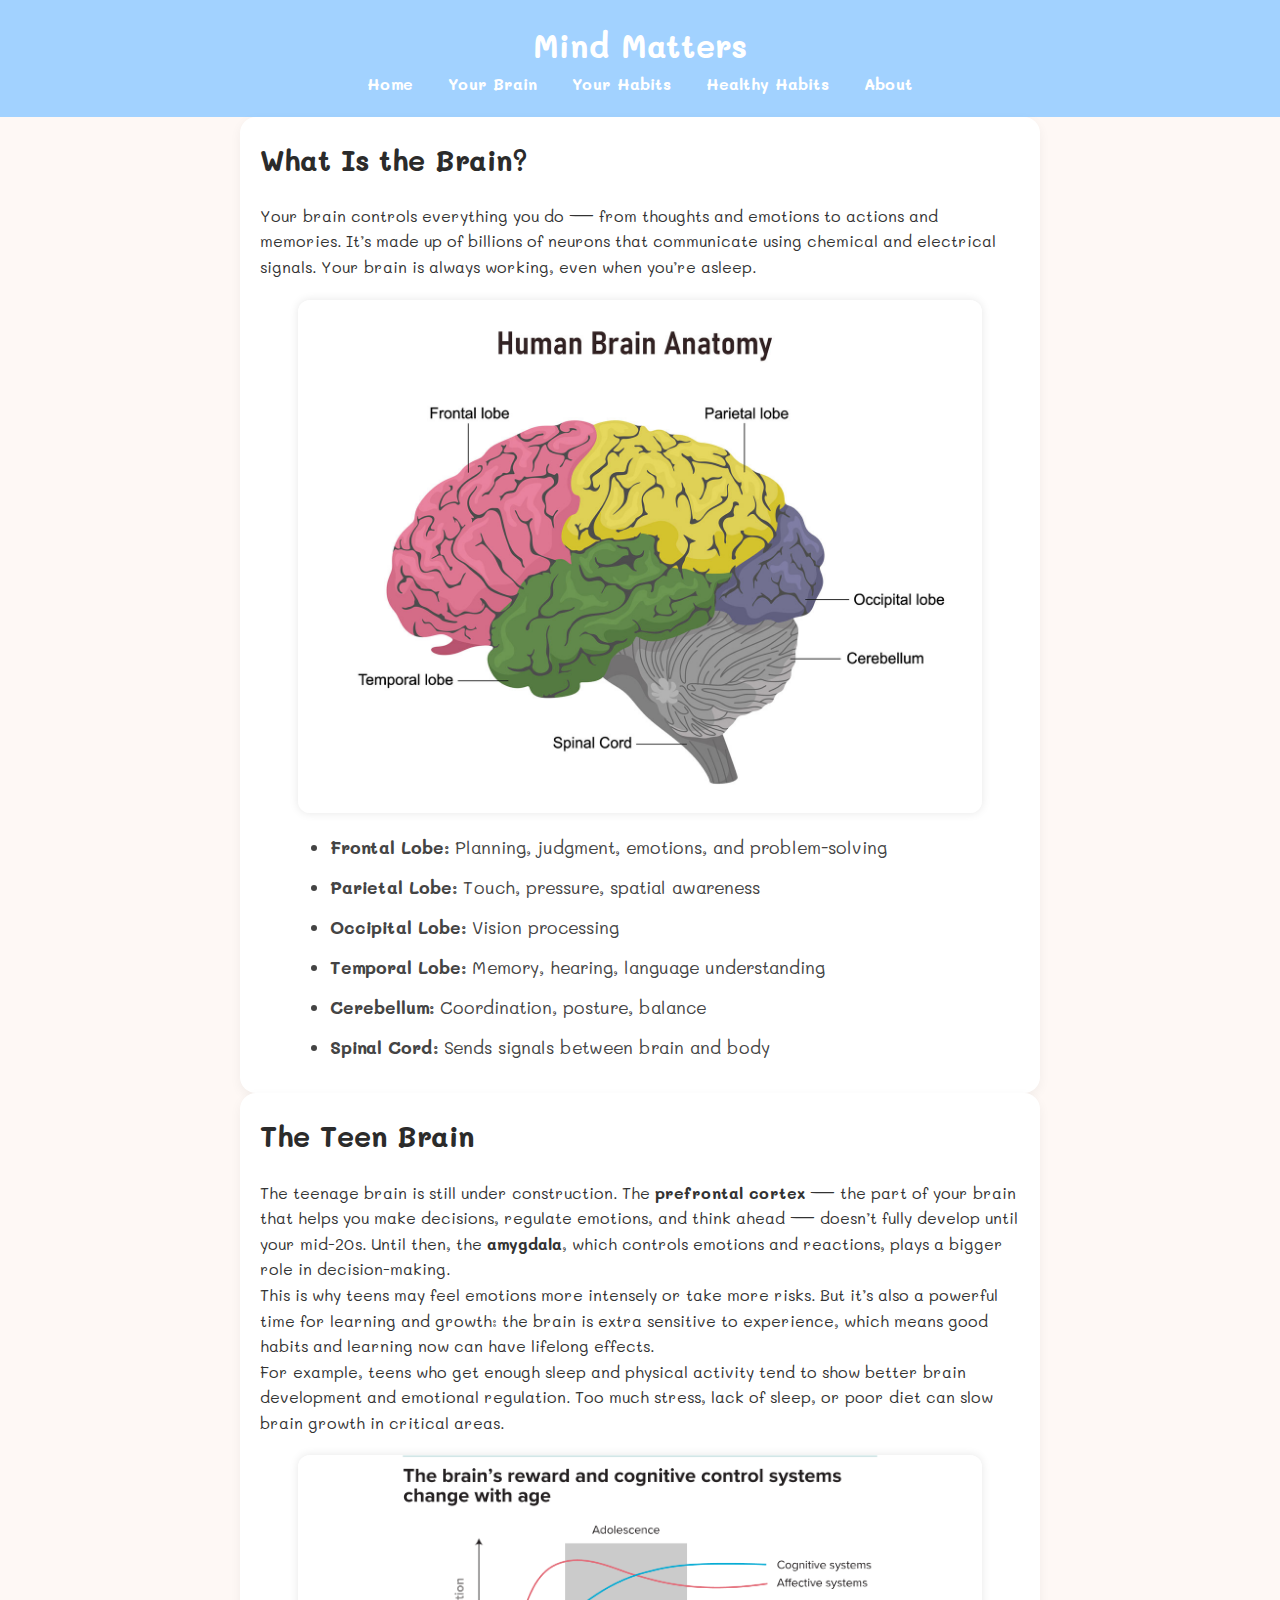
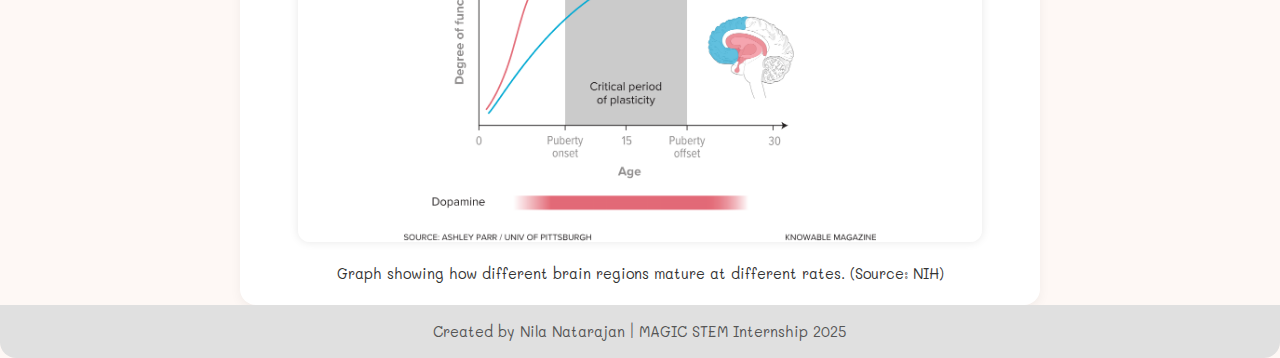
<file: your-brain.html>
<!DOCTYPE html>
<html lang="en">
<head>
  <meta charset="UTF-8" />
  <meta name="viewport" content="width=device-width, initial-scale=1.0"/>
  <title>Your Brain | Mind Matters</title>
  <link rel="stylesheet" href="style.css" />
  <link href="https://fonts.googleapis.com/css2?family=Mali:wght@300;400;600&display=swap" rel="stylesheet">
  <style>
    .brain-img {
      display: block;
      max-width: 90%;
      margin: 20px auto;
      border-radius: 12px;
      box-shadow: 0 0 10px rgba(0,0,0,0.1);
      cursor: pointer;
      transition: transform 0.3s;
    }
    .brain-img:hover {
      transform: scale(1.02);
    }
    .section {
      max-width: 800px;
      margin: auto;
      padding: 20px;
    }
    .label {
      font-weight: bold;
    }
    .modal {
      display: none;
      position: fixed;
      z-index: 100;
      left: 0;
      top: 0;
      width: 100vw;
      height: 100vh;
      overflow: auto;
      background-color: rgba(0, 0, 0, 0.8);
    }
    .modal-content {
      margin: 5% auto;
      background: #fff;
      border-radius: 10px;
      width: 80%;
      max-width: 700px;
      padding: 20px;
      position: relative;
      text-align: center;
    }
    .modal-content img {
      width: 100%;
      height: auto;
      border-radius: 10px;
    }
    .modal-close {
      position: absolute;
      top: 10px;
      right: 15px;
      font-size: 28px;
      font-weight: bold;
      color: #555;
      cursor: pointer;
    }
  </style>
</head>
<body>
  <header>
    <h1>Mind Matters</h1>
    <nav>
      <a href="index.html">Home</a>
      <a href="your-brain.html">Your Brain</a>
      <a href="habits.html">Your Habits</a>
      <a href="healthyh.html">Healthy Habits</a>
      <a href="about.html">About</a>
    </nav>
  </header>

  <section class="section">
    <h2>What Is the Brain?</h2>
    <p>Your brain controls everything you do — from thoughts and emotions to actions and memories. It’s made up of billions of neurons that communicate using chemical and electrical signals. Your brain is always working, even when you’re asleep.</p>
    <img src="images/brain-anatomy.jpg" alt="Labeled Brain Anatomy" class="brain-img" onclick="openModal('anatomyModal')">
    <ul>
      <li><span class="label">Frontal Lobe:</span> Planning, judgment, emotions, and problem-solving</li>
      <li><span class="label">Parietal Lobe:</span> Touch, pressure, spatial awareness</li>
      <li><span class="label">Occipital Lobe:</span> Vision processing</li>
      <li><span class="label">Temporal Lobe:</span> Memory, hearing, language understanding</li>
      <li><span class="label">Cerebellum:</span> Coordination, posture, balance</li>
      <li><span class="label">Spinal Cord:</span> Sends signals between brain and body</li>
    </ul>
  </section>

  <section class="section">
    <h2>The Teen Brain</h2>
    <p>The teenage brain is still under construction. The <strong>prefrontal cortex</strong> — the part of your brain that helps you make decisions, regulate emotions, and think ahead — doesn’t fully develop until your mid-20s. Until then, the <strong>amygdala</strong>, which controls emotions and reactions, plays a bigger role in decision-making.</p>
    <p>This is why teens may feel emotions more intensely or take more risks. But it’s also a powerful time for learning and growth: the brain is extra sensitive to experience, which means good habits and learning now can have lifelong effects.</p>
    <p>For example, teens who get enough sleep and physical activity tend to show better brain development and emotional regulation. Too much stress, lack of sleep, or poor diet can slow brain growth in critical areas.</p>

    <img src="images/new-brain-image.png" alt="Graph of Brain Maturation by Region and Age" class="brain-img" onclick="openModal('graphModal')">
    <p style="text-align:center; font-size: 0.9em;">Graph showing how different brain regions mature at different rates. (Source: NIH)</p>
  </section>

  <footer>
    <p>Created by Nila Natarajan | MAGIC STEM Internship 2025</p>
  </footer>

  <!-- Modals -->
  <div id="anatomyModal" class="modal">
    <div class="modal-content">
      <span class="modal-close" onclick="closeModal('anatomyModal')">&times;</span>
      <img src="images/brain-anatomy.jpg" alt="Labeled Brain Anatomy Fullscreen">
      <p><strong>More Info:</strong> This diagram highlights major brain regions and their main roles in how you think, feel, and move.</p>
    </div>
  </div>

  <div id="graphModal" class="modal">
    <div class="modal-content">
      <span class="modal-close" onclick="closeModal('graphModal')">&times;</span>
      <img src="images/new-brain-image.png" alt="Fullscreen Brain Maturation Graph">
      <p><strong>More Info:</strong> Emotional parts of the brain develop early, while self-control systems like the prefrontal cortex mature into the 20s. This can explain teenage impulsiveness and the importance of supportive environments.</p>
    </div>
  </div>

  <script>
    function openModal(id) {
      document.getElementById(id).style.display = "block";
    }

    function closeModal(id) {
      document.getElementById(id).style.display = "none";
    }

    window.onclick = function(event) {
      const modals = document.querySelectorAll(".modal");
      modals.forEach(modal => {
        if (event.target === modal) modal.style.display = "none";
      });
    };
  </script>
</body>
</html>
</file>
<file: style.css>
/* Global Reset */
* {
  box-sizing: border-box;
  margin: 0;
  padding: 0;
}

body {
  font-family: 'Mali', cursive;
  background-color: #fef8f5;
  color: #333;
  line-height: 1.6;
}

header {
  background-color: #a2d2ff;
  color: white;
  padding: 20px;
  text-align: center;
}

nav a {
  margin: 0 15px;
  color: white;
  text-decoration: none;
  font-weight: bold;
  transition: color 0.3s ease;
}

nav a:hover {
  color: #ffe0f0;
}

.hero {
  background: linear-gradient(135deg, #fcd5ce, #fff1e6);
  padding: 60px 20px;
  text-align: center;
  border-radius: 16px;
  margin: 20px;
  box-shadow: 0 4px 8px rgba(0,0,0,0.05);
}

.hero h2 {
  color: #333;
  font-size: 2em;
  margin-bottom: 10px;
}

.hero p {
  font-size: 1.2em;
  color: #555;
}

.section {
  background-color: #ffffff;
  padding: 40px 20px;
  margin: 20px;
  border-radius: 16px;
  box-shadow: 0 4px 12px rgba(0, 0, 0, 0.05);
}

.section h2 {
  font-size: 1.8em;
  margin-bottom: 20px;
  color: #2b2b2b;
}

.section ul {
  list-style-type: disc;
  padding-left: 40px;
  max-width: 700px;
  margin: 0 auto;
  color: #444;
  font-size: 1.1em;
}

.section li {
  margin-bottom: 12px;
}

.why-this-matters {
  background-color: #e4c1f9;
  padding: 40px 30px;
  margin: 20px;
  border-radius: 16px;
  text-align: center;
}

.why-this-matters h3 {
  font-size: 1.8em;
  margin-bottom: 15px;
  color: #2b2b2b;
}

.why-this-matters p {
  max-width: 750px;
  margin: 0 auto 20px;
  font-size: 1.1em;
  color: #444;
  line-height: 1.6;
}

footer {
  background-color: #e0e0e0;
  padding: 15px;
  text-align: center;
  font-size: 0.9em;
  color: #555;
  border-radius: 0 0 16px 16px;
}
/* Modal Styles */
.modal {
  display: none;
  position: fixed;
  z-index: 10;
  padding-top: 60px;
  left: 0;
  top: 0;
  width: 100%;
  height: 100%;
  overflow: auto;
  background-color: rgba(0,0,0,0.8);
}

.modal-content {
  margin: auto;
  display: block;
  max-width: 80%;
  max-height: 80%;
  border-radius: 10px;
}

#caption {
  text-align: center;
  color: #fff;
  margin-top: 10px;
  font-size: 1.2rem;
}

.close {
  position: absolute;
  top: 15px;
  right: 35px;
  color: white;
  font-size: 40px;
  font-weight: bold;
  cursor: pointer;
}
/* Floating button */
#chatbot-button {
  position: fixed;
  bottom: 20px;
  right: 20px;
  background-color: #6a5acd;
  color: white;
  border-radius: 50%;
  width: 60px;
  height: 60px;
  display: flex;
  justify-content: center;
  align-items: center;
  font-size: 28px;
  cursor: pointer;
  box-shadow: 0 4px 6px rgba(0,0,0,0.2);
  z-index: 1000;
}

/* Chat window */
#chatbot-container {
  position: fixed;
  bottom: 90px;
  right: 20px;
  width: 300px;
  height: 400px;
  background: white;
  border-radius: 10px;
  display: none;
  flex-direction: column;
  box-shadow: 0 4px 10px rgba(0,0,0,0.3);
  overflow: hidden;
  z-index: 1000;
}

#chatbot-header {
  background: #6a5acd;
  color: white;
  padding: 10px;
  font-weight: bold;
  display: flex;
  justify-content: space-between;
  align-items: center;
}

#chatbot-close {
  cursor: pointer;
  font-size: 18px;
}

#chatbot-messages {
  flex: 1;
  padding: 10px;
  overflow-y: auto;
  font-size: 14px;
}

#chatbot-input {
  border: none;
  padding: 10px;
  width: 100%;
  box-sizing: border-box;
  border-top: 1px solid #ccc;
}

#chatbot-input:focus {
  outline: none;
}
/* Healthy Habits Page Styles */
.habit-container {
  display: flex;
  flex-wrap: wrap;
  gap: 20px;
  justify-content: center;
  margin: 20px auto;
  max-width: 1000px;
}

.habit-card {
  background: #ffffff;
  border-radius: 16px;
  padding: 20px;
  width: 220px;
  cursor: pointer;
  box-shadow: 0 4px 12px rgba(0,0,0,0.08);
  transition: transform 0.3s, background 0.3s;
  user-select: none;
}

.habit-card:hover {
  background: #f0f8ff;
  transform: translateY(-5px);
}

.habit-title {
  font-weight: 600;
  font-size: 1.2em;
  color: #333;
  margin-bottom: 10px;
  text-align: center;
}

.habit-details {
  display: none;
  font-size: 0.95rem;
  color: #555;
  margin-top: 10px;
  text-align: left;
}

.habit-card.active .habit-details {
  display: block;
}

.challenge {
  display: inline-block;
  margin-top: 8px;
  padding: 4px 10px;
  background: #a2d2ff;
  color: white;
  border-radius: 8px;
  font-size: 0.8em;
  font-weight: bold;
}
</file>
